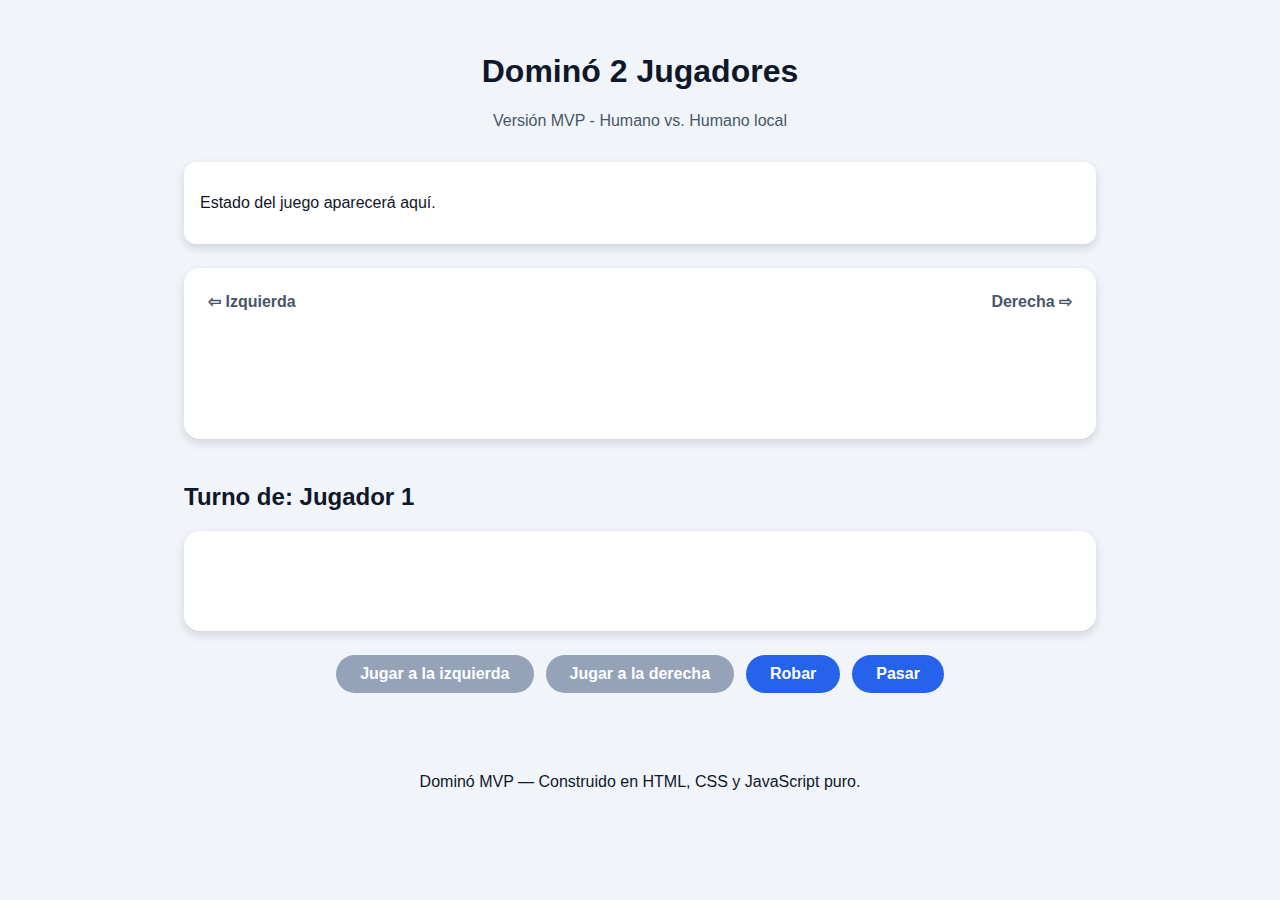
<file: index.html>
<!DOCTYPE html>
<html lang="es">
<head>
  <meta charset="UTF-8" />
  <meta name="viewport" content="width=device-width, initial-scale=1.0" />
  <title>Dominó 2 Jugadores - MVP</title>
  <link rel="stylesheet" href="styles.css" />
</head>
<body>
  <header>
    <h1>Dominó 2 Jugadores</h1>
    <p class="subtitle">Versión MVP - Humano vs. Humano local</p>
  </header>

  <main>
    <section id="statusBar" aria-live="polite">
      <p>Estado del juego aparecerá aquí.</p>
    </section>

    <section id="board" aria-label="Tablero de juego">
      <div class="board-ends" aria-hidden="true">
        <span>⇦ Izquierda</span>
        <span>Derecha ⇨</span>
      </div>
      <div id="boardTiles" class="board-tiles" role="list" aria-label="Fichas en el tablero"></div>
    </section>

    <section id="playerArea" aria-label="Mano del jugador actual">
      <h2 id="currentPlayerLabel">Turno de: Jugador 1</h2>
      <div id="playerHand" class="hand" role="list" aria-label="Fichas en mano"></div>
    </section>

    <section id="controls" aria-label="Controles del turno">
      <button id="playLeftBtn" class="action" disabled>Jugar a la izquierda</button>
      <button id="playRightBtn" class="action" disabled>Jugar a la derecha</button>
      <button id="drawBtn" class="action">Robar</button>
      <button id="passBtn" class="action">Pasar</button>
    </section>
  </main>

  <section id="modal" class="modal" role="dialog" aria-modal="true" aria-hidden="true">
    <div class="modal-content">
      <h2 id="modalTitle">Fin de la ronda</h2>
      <p id="modalMessage">Mensaje del resultado.</p>
      <button id="restartBtn" class="action">Reiniciar</button>
    </div>
  </section>

  <footer>
    <p>Dominó MVP — Construido en HTML, CSS y JavaScript puro.</p>
  </footer>

  <script type="module" src="src/ui.js"></script>
</body>
</html>
</file>
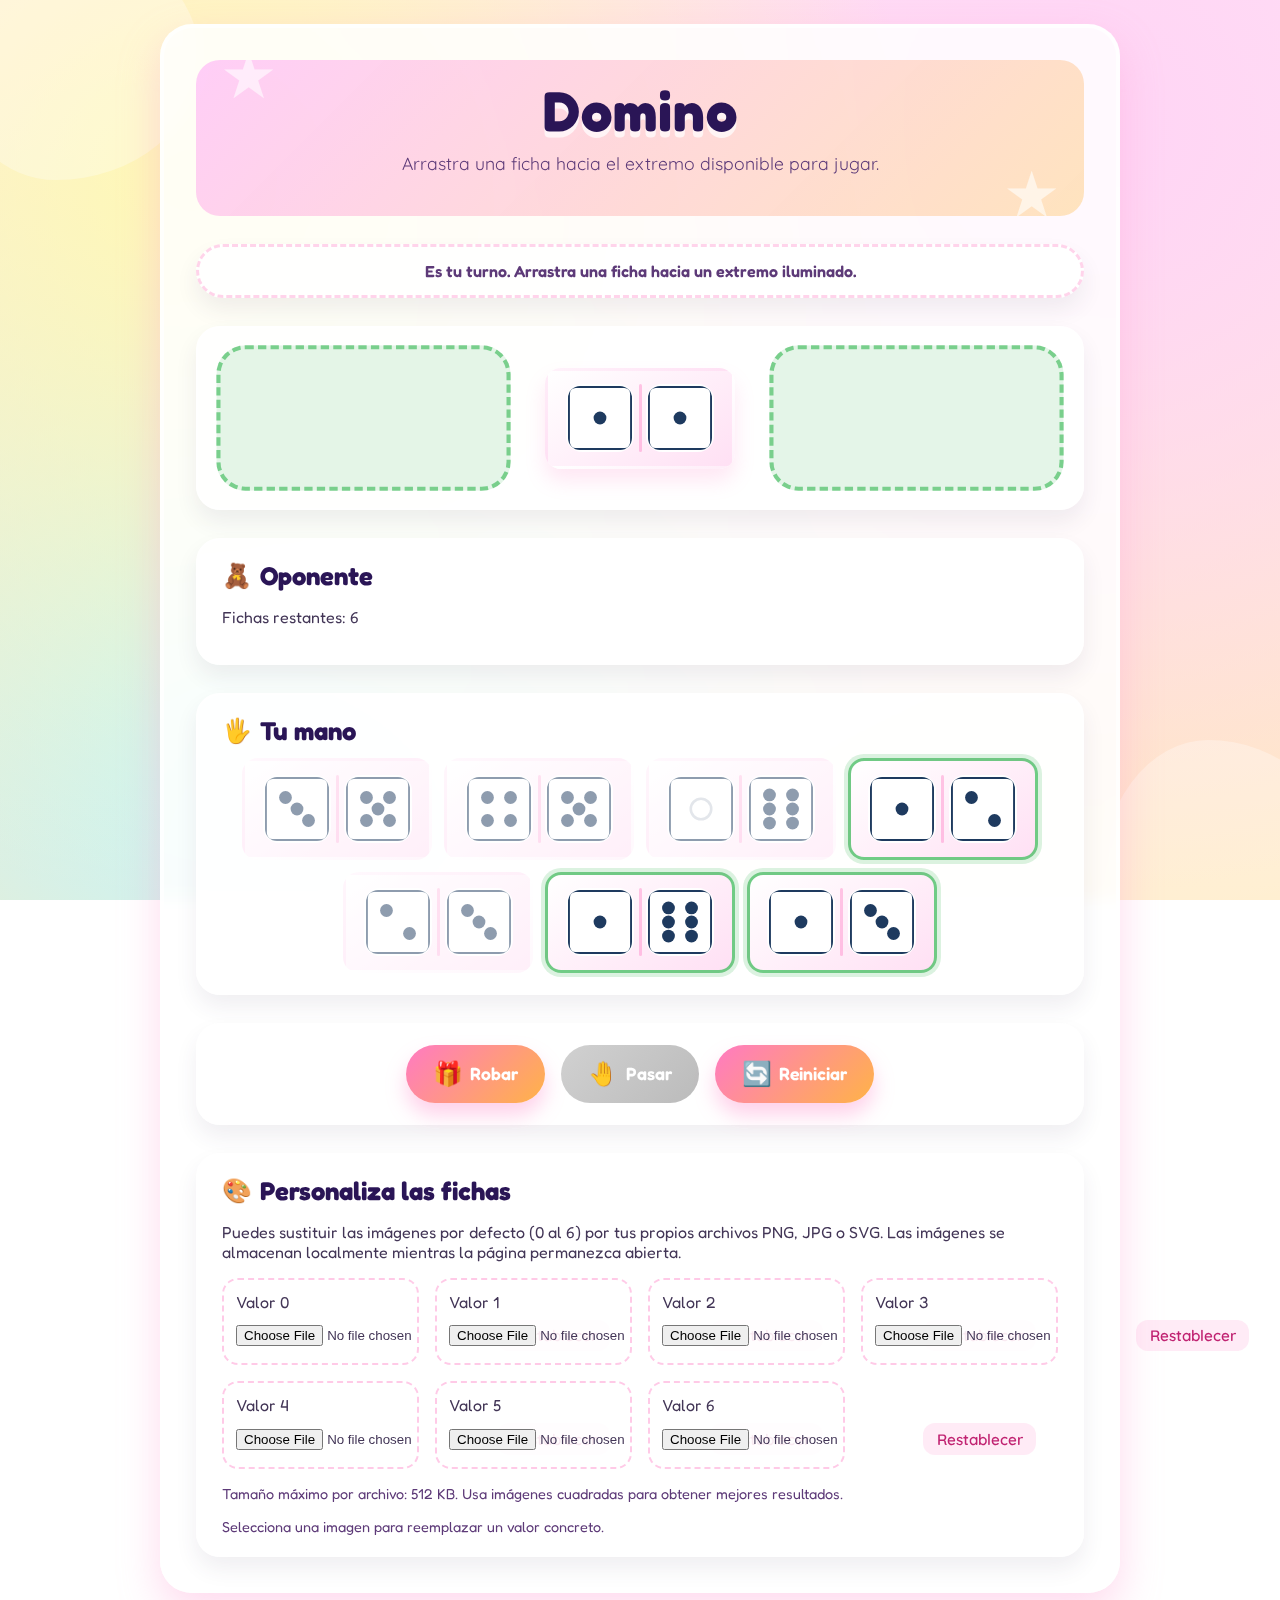
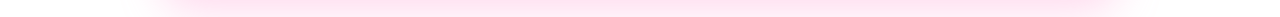
<file: web/static/index.html>
<!DOCTYPE html>
<html lang="es">
  <head>
    <meta charset="utf-8" />
    <title>Domino en la Web</title>
    <link rel="stylesheet" href="styles.css" />
  </head>
  <body>
    <main class="layout">
      <header>
        <h1>Domino</h1>
        <p class="subtitle">Arrastra una ficha hacia el extremo disponible para jugar.</p>
      </header>

      <section id="status" class="status"></section>

      <section class="board" aria-label="Tablero">
        <div class="drop-zone" data-end="L" aria-label="Extremo izquierdo"></div>
        <div id="board" class="board-tiles"></div>
        <div class="drop-zone" data-end="R" aria-label="Extremo derecho"></div>
      </section>

      <section class="opponent" aria-label="Oponente">
        <h2>Oponente</h2>
        <p>Fichas restantes: <span id="opponent-count">0</span></p>
      </section>

      <section class="hand" aria-label="Tu mano">
        <h2>Tu mano</h2>
        <div id="hand" class="hand-tiles"></div>
      </section>

      <section class="controls" aria-label="Controles de turno">
        <button id="draw-btn" type="button">
          <span aria-hidden="true">🎁</span>
          <span>Robar</span>
        </button>
        <button id="pass-btn" type="button">
          <span aria-hidden="true">🤚</span>
          <span>Pasar</span>
        </button>
        <button id="reset-btn" type="button">
          <span aria-hidden="true">🔄</span>
          <span>Reiniciar</span>
        </button>
      </section>

      <section class="customization" aria-label="Personaliza las fichas">
        <h2>Personaliza las fichas</h2>
        <p>
          Puedes sustituir las imágenes por defecto (0 al 6) por tus propios archivos PNG,
          JPG o SVG. Las imágenes se almacenan localmente mientras la página permanezca abierta.
        </p>
        <form class="tile-upload-form" aria-describedby="tile-guidelines tile-feedback">
          <div class="tile-upload-grid">
            <div class="upload-field">
              <label for="tile-upload-0" class="upload-label">Valor 0</label>
              <div class="upload-controls">
                <input
                  id="tile-upload-0"
                  type="file"
                  accept="image/png,image/jpeg,image/svg+xml"
                  data-tile-upload="0"
                />
                <button type="button" class="reset-upload" data-tile-reset="0">Restablecer</button>
              </div>
            </div>
            <div class="upload-field">
              <label for="tile-upload-1" class="upload-label">Valor 1</label>
              <div class="upload-controls">
                <input
                  id="tile-upload-1"
                  type="file"
                  accept="image/png,image/jpeg,image/svg+xml"
                  data-tile-upload="1"
                />
                <button type="button" class="reset-upload" data-tile-reset="1">Restablecer</button>
              </div>
            </div>
            <div class="upload-field">
              <label for="tile-upload-2" class="upload-label">Valor 2</label>
              <div class="upload-controls">
                <input
                  id="tile-upload-2"
                  type="file"
                  accept="image/png,image/jpeg,image/svg+xml"
                  data-tile-upload="2"
                />
                <button type="button" class="reset-upload" data-tile-reset="2">Restablecer</button>
              </div>
            </div>
            <div class="upload-field">
              <label for="tile-upload-3" class="upload-label">Valor 3</label>
              <div class="upload-controls">
                <input
                  id="tile-upload-3"
                  type="file"
                  accept="image/png,image/jpeg,image/svg+xml"
                  data-tile-upload="3"
                />
                <button type="button" class="reset-upload" data-tile-reset="3">Restablecer</button>
              </div>
            </div>
            <div class="upload-field">
              <label for="tile-upload-4" class="upload-label">Valor 4</label>
              <div class="upload-controls">
                <input
                  id="tile-upload-4"
                  type="file"
                  accept="image/png,image/jpeg,image/svg+xml"
                  data-tile-upload="4"
                />
                <button type="button" class="reset-upload" data-tile-reset="4">Restablecer</button>
              </div>
            </div>
            <div class="upload-field">
              <label for="tile-upload-5" class="upload-label">Valor 5</label>
              <div class="upload-controls">
                <input
                  id="tile-upload-5"
                  type="file"
                  accept="image/png,image/jpeg,image/svg+xml"
                  data-tile-upload="5"
                />
                <button type="button" class="reset-upload" data-tile-reset="5">Restablecer</button>
              </div>
            </div>
            <div class="upload-field">
              <label for="tile-upload-6" class="upload-label">Valor 6</label>
              <div class="upload-controls">
                <input
                  id="tile-upload-6"
                  type="file"
                  accept="image/png,image/jpeg,image/svg+xml"
                  data-tile-upload="6"
                />
                <button type="button" class="reset-upload" data-tile-reset="6">Restablecer</button>
              </div>
            </div>
          </div>
          <p id="tile-guidelines" class="helper-text">
            Tamaño máximo por archivo: 512&nbsp;KB. Usa imágenes cuadradas para obtener mejores resultados.
          </p>
          <p id="tile-feedback" class="helper-text" role="status" aria-live="polite"></p>
        </form>
      </section>

    </main>

    <script type="module" src="app.js"></script>
  </body>
</html>
</file>
<file: styles.css>
:root {
  color-scheme: light dark;
  --bg-color: #f1f5f9;
  --surface-color: #ffffff;
  --primary-color: #2563eb;
  --accent-color: #0f172a;
  --text-color: #0f172a;
  --muted-text: #475569;
  --tile-bg: #e2e8f0;
  --tile-border: #0f172a;
  --shadow: 0 4px 10px rgba(15, 23, 42, 0.15);
}

* {
  box-sizing: border-box;
}

body {
  margin: 0;
  font-family: 'Segoe UI', Tahoma, Geneva, Verdana, sans-serif;
  background: var(--bg-color);
  color: var(--text-color);
  min-height: 100vh;
  display: flex;
  flex-direction: column;
  align-items: center;
}

header,
footer {
  width: 100%;
  max-width: 960px;
  padding: 1rem 1.5rem;
  text-align: center;
}

header {
  margin-top: 1rem;
}

.subtitle {
  color: var(--muted-text);
  margin: 0.25rem 0 0;
}

main {
  width: 100%;
  max-width: 960px;
  padding: 1rem 1.5rem 3rem;
  display: grid;
  gap: 1.5rem;
}

#statusBar {
  background: var(--surface-color);
  border-radius: 0.75rem;
  padding: 1rem;
  box-shadow: var(--shadow);
  min-height: 3.5rem;
  display: flex;
  align-items: center;
}

#board {
  background: var(--surface-color);
  border-radius: 1rem;
  padding: 1.5rem;
  box-shadow: var(--shadow);
  display: flex;
  flex-direction: column;
  gap: 1rem;
}

.board-ends {
  display: flex;
  justify-content: space-between;
  font-weight: 600;
  color: var(--muted-text);
}

.board-area {
  display: flex;
  align-items: stretch;
  gap: 0.75rem;
}

.drop-zone {
  flex: 0 0 120px;
  border: 2px dashed rgba(15, 23, 42, 0.3);
  border-radius: 0.75rem;
  background: rgba(148, 163, 184, 0.15);
  color: var(--muted-text);
  font-weight: 600;
  display: flex;
  align-items: center;
  justify-content: center;
  text-transform: uppercase;
  letter-spacing: 0.05em;
  cursor: grab;
  transition: background 0.2s ease, border-color 0.2s ease, color 0.2s ease;
}

.drop-zone:focus {
  outline: 3px solid var(--primary-color);
  outline-offset: 3px;
}

.drop-zone.dragover {
  border-style: solid;
  border-color: var(--primary-color);
  background: rgba(37, 99, 235, 0.15);
  color: var(--primary-color);
}

.board-tiles {
  display: flex;
  gap: 0.5rem;
  flex-wrap: wrap;
  align-items: center;
  min-height: 88px;
}

.board-placeholder {
  margin: 0;
  color: var(--muted-text);
  font-style: italic;
}

.tile {
  width: 64px;
  height: 32px;
  border-radius: 0.5rem;
  background: var(--tile-bg);
  border: 2px solid var(--tile-border);
  display: inline-flex;
  font-weight: 700;
  font-size: 1rem;
  position: relative;
  transition: transform 0.2s ease, box-shadow 0.2s ease;
  cursor: pointer;
  box-shadow: 0 2px 6px rgba(15, 23, 42, 0.1);
  overflow: hidden;
}

.tile::after {
  content: '';
  position: absolute;
  width: 2px;
  height: 76%;
  background: var(--tile-border);
  left: 50%;
  top: 15%;
  transform: translateX(-50%);
}

.tile-face {
  width: 50%;
  display: flex;
  align-items: center;
  justify-content: center;
  text-align: center;
  background: #ffffff;
}

.tile-face span {
  display: inline-block;
  width: 100%;
}

.tile-face--image {
  padding: 0;
}

.tile-face--image img {
  width: 100%;
  height: 100%;
  object-fit: cover;
  display: block;
}

.tile.selected {
  outline: 3px solid var(--primary-color);
  outline-offset: 2px;
  transform: translateY(-4px);
}

.tile.disabled {
  cursor: not-allowed;
  opacity: 0.5;
}

.hand {
  display: flex;
  flex-wrap: wrap;
  gap: 0.75rem;
  padding: 1rem;
  background: var(--surface-color);
  border-radius: 1rem;
  box-shadow: var(--shadow);
  min-height: 100px;
}

#controls {
  display: flex;
  flex-wrap: wrap;
  gap: 0.75rem;
  justify-content: center;
}

.info-card {
  background: var(--surface-color);
  border-radius: 1rem;
  box-shadow: var(--shadow);
  padding: 1.5rem;
  display: flex;
  flex-direction: column;
  gap: 1rem;
  line-height: 1.5;
}

.info-card h2 {
  margin: 0;
  font-size: 1.35rem;
  color: var(--accent-color);
}

.info-card ol {
  margin: 0;
  padding-left: 1.1rem;
  display: grid;
  gap: 0.75rem;
}

.info-card li {
  font-weight: 500;
}

.info-card strong {
  color: var(--primary-color);
}

.info-card__tip {
  margin: 0;
  padding: 0.75rem 1rem;
  background: rgba(37, 99, 235, 0.12);
  border-radius: 0.75rem;
  font-weight: 600;
}

.tile-image-grid {
  display: grid;
  grid-template-columns: repeat(auto-fit, minmax(140px, 1fr));
  gap: 1rem;
}

.tile-image-item {
  display: flex;
  flex-direction: column;
  gap: 0.65rem;
}

.tile-image-item label {
  font-weight: 600;
}

.tile-image-preview {
  width: 100%;
  aspect-ratio: 1 / 1;
  border-radius: 0.75rem;
  border: 2px dashed rgba(15, 23, 42, 0.2);
  display: grid;
  place-items: center;
  font-weight: 700;
  font-size: 1.25rem;
  background: #ffffff;
  color: var(--muted-text);
  overflow: hidden;
}

.tile-image-preview img {
  width: 100%;
  height: 100%;
  object-fit: cover;
  display: block;
}

.tile-image-input {
  padding: 0.5rem 0.75rem;
  border-radius: 0.75rem;
  border: 1px solid rgba(15, 23, 42, 0.2);
  cursor: pointer;
}

.tile-image-hint {
  margin: 0;
  color: var(--muted-text);
  font-size: 0.95rem;
}

button.action {
  background: var(--primary-color);
  color: white;
  border: none;
  border-radius: 999px;
  padding: 0.65rem 1.5rem;
  font-size: 1rem;
  font-weight: 600;
  cursor: pointer;
  transition: transform 0.2s ease, background 0.2s ease;
}

button.action:disabled {
  background: #94a3b8;
  cursor: not-allowed;
}

button.action:focus {
  outline: 3px solid var(--accent-color);
  outline-offset: 2px;
}

button.action:hover:not(:disabled) {
  transform: translateY(-2px);
  background: #1d4ed8;
}

.modal {
  position: fixed;
  inset: 0;
  background: rgba(15, 23, 42, 0.6);
  display: grid;
  place-items: center;
  opacity: 0;
  pointer-events: none;
  transition: opacity 0.3s ease;
}

.modal[aria-hidden='false'] {
  opacity: 1;
  pointer-events: auto;
}

.modal-content {
  background: var(--surface-color);
  padding: 2rem;
  border-radius: 1rem;
  box-shadow: var(--shadow);
  max-width: 360px;
  text-align: center;
}

@media (max-width: 768px) {
  .tile {
    width: 56px;
    height: 28px;
    font-size: 0.9rem;
  }

  main {
    padding: 1rem;
  }

  #board {
    padding: 1rem;
  }

  .board-area {
    flex-direction: column;
  }

  .drop-zone {
    flex-basis: auto;
    min-height: 64px;
  }
}
</file>
<file: web/static/styles.css>
@import url('https://fonts.googleapis.com/css2?family=Fredoka:wght@400;500;600;700&family=Quicksand:wght@400;500;600&display=swap');

:root {
  color-scheme: light;
  font-family: 'Fredoka', 'Quicksand', 'Segoe UI', Tahoma, Geneva, Verdana, sans-serif;
  --bg-gradient: radial-gradient(circle at 15% 20%, #fff8b5, transparent 55%),
    radial-gradient(circle at 85% 15%, #ffd4f6, transparent 60%),
    radial-gradient(circle at 20% 80%, #c0f5ff, transparent 55%),
    linear-gradient(180deg, #ffe6f1 0%, #ffe9bd 100%);
  --card-bg: rgba(255, 255, 255, 0.85);
  --shadow: 0 18px 40px rgba(255, 149, 206, 0.35);
  --outline: rgba(255, 149, 206, 0.4);
  --accent: #ff7ac3;
  --accent-dark: #f45ca9;
  --secondary: #ffb347;
  --success: #4cbf66;
  --warning: #f9a61a;
  --error: #ff5c7a;
}

* {
  box-sizing: border-box;
}

body {
  margin: 0;
  min-height: 100vh;
  background: var(--bg-gradient);
  background-attachment: fixed;
  color: #433657;
  position: relative;
  padding: 1.5rem;
}

body::before,
body::after {
  content: '';
  position: fixed;
  width: 240px;
  height: 240px;
  background: rgba(255, 255, 255, 0.3);
  border-radius: 45% 55% 60% 40% / 60% 50% 50% 40%;
  filter: blur(0px);
  z-index: -2;
}

body::before {
  top: -60px;
  left: -40px;
}

body::after {
  bottom: -80px;
  right: -60px;
}

.layout {
  max-width: 960px;
  margin: 0 auto;
  padding: 2rem;
  display: grid;
  gap: 1.75rem;
  position: relative;
  border-radius: 2rem;
  background: var(--card-bg);
  box-shadow: var(--shadow);
  border: 4px solid rgba(255, 255, 255, 0.7);
  backdrop-filter: blur(8px);
}

header {
  text-align: center;
  padding: 1rem 1rem 1.5rem;
  background: linear-gradient(135deg, rgba(255, 173, 248, 0.6), rgba(255, 218, 163, 0.7));
  border-radius: 1.5rem;
  position: relative;
  overflow: hidden;
}

header::before,
header::after {
  content: '★';
  position: absolute;
  font-size: 4rem;
  color: rgba(255, 255, 255, 0.6);
  animation: twinkle 5s infinite ease-in-out;
}

header::before {
  top: -1.5rem;
  left: 1.5rem;
  animation-delay: 0.6s;
}

header::after {
  bottom: -1rem;
  right: 1.5rem;
  animation-delay: 1.2s;
}

h1 {
  margin: 0;
  font-size: clamp(2.5rem, 5vw, 3.5rem);
  letter-spacing: 1px;
  color: #2a1556;
  text-shadow: 0 6px 0 rgba(255, 255, 255, 0.7);
}

.subtitle {
  margin-top: 0.5rem;
  color: #5d3a78;
  font-family: 'Quicksand', sans-serif;
  font-size: 1.1rem;
}

.status {
  min-height: 2.5rem;
  padding: 0.9rem 1.5rem;
  border-radius: 999px;
  background: rgba(255, 255, 255, 0.85);
  display: flex;
  align-items: center;
  justify-content: center;
  text-align: center;
  font-weight: 600;
  border: 3px dashed var(--outline);
  color: #5d3a78;
}

.status[data-variant='success'] {
  background: rgba(76, 191, 102, 0.2);
  border-color: rgba(76, 191, 102, 0.5);
  color: #1f6e39;
}

.status[data-variant='error'] {
  background: rgba(255, 92, 122, 0.2);
  border-color: rgba(255, 92, 122, 0.5);
  color: #b8122f;
}

.status[data-variant='warning'] {
  background: rgba(249, 166, 26, 0.25);
  border-color: rgba(249, 166, 26, 0.5);
  color: #8a5300;
}

section {
  background: rgba(255, 255, 255, 0.85);
  border-radius: 1.5rem;
  padding: 1.25rem 1.5rem;
  box-shadow: 0 12px 22px rgba(67, 54, 87, 0.08);
  border: 2px solid rgba(255, 255, 255, 0.8);
}

section h2 {
  margin: 0 0 0.75rem;
  font-size: 1.6rem;
  color: #2a1556;
  display: flex;
  align-items: center;
  gap: 0.5rem;
}

.opponent h2::before {
  content: '🧸';
  font-size: 1.5rem;
}

.hand h2::before {
  content: '🖐️';
  font-size: 1.5rem;
}

.customization h2::before {
  content: '🎨';
  font-size: 1.5rem;
}

.board {
  display: grid;
  grid-template-columns: minmax(120px, 1fr) auto minmax(120px, 1fr);
  gap: 1.5rem;
  align-items: center;
}

.board-tiles {
  display: flex;
  flex-wrap: wrap;
  gap: 0.75rem;
  justify-content: center;
  padding: 0.75rem 1rem;
}

.drop-zone {
  border: 4px dashed rgba(255, 180, 64, 0.55);
  border-radius: 1.75rem;
  min-height: 140px;
  display: flex;
  align-items: center;
  justify-content: center;
  color: #d4881a;
  background: rgba(255, 255, 255, 0.7);
  transition: transform 0.2s ease, border-color 0.2s ease, background-color 0.2s ease;
}

.drop-zone.available {
  border-color: rgba(76, 191, 102, 0.7);
  background-color: rgba(76, 191, 102, 0.15);
  color: #23743a;
  transform: scale(1.04);
}

.drop-zone.drag-over {
  border-color: rgba(255, 122, 195, 0.8);
  background-color: rgba(255, 122, 195, 0.25);
  color: #c02271;
  transform: scale(1.08);
}

.board-tile,
.hand-tile {
  padding: 0.85rem 1.1rem;
  border-radius: 1rem;
  background: linear-gradient(145deg, #ffffff 0%, #ffe0f4 100%);
  box-shadow: 0 12px 20px rgba(255, 122, 195, 0.18);
  user-select: none;
  display: flex;
  justify-content: center;
  align-items: center;
  transition: transform 0.2s ease, box-shadow 0.2s ease;
  border: 3px solid transparent;
}

.board-tile:hover,
.hand-tile:hover {
  transform: translateY(-4px) rotate(-1deg);
  box-shadow: 0 16px 28px rgba(255, 122, 195, 0.25);
}

.hand-tile {
  cursor: grab;
}

.hand-tile:active {
  cursor: grabbing;
}

.hand-tile.disabled {
  cursor: not-allowed;
  opacity: 0.5;
  transform: none;
  box-shadow: none;
}

.hand-tile.playable {
  border-color: rgba(76, 191, 102, 0.8);
  box-shadow: 0 0 0 4px rgba(76, 191, 102, 0.2);
}

.domino-tile {
  display: flex;
  align-items: center;
  gap: 0.75rem;
}

.tile-visual {
  display: flex;
  align-items: center;
  gap: 0.3rem;
}

.tile-face {
  width: 68px;
  height: 68px;
  display: flex;
  align-items: center;
  justify-content: center;
  background: rgba(255, 255, 255, 0.8);
  border-radius: 1rem;
  border: 2px solid rgba(255, 255, 255, 0.9);
}

.tile-face img {
  max-width: 100%;
  max-height: 100%;
  object-fit: contain;
  border-radius: 0.75rem;
}

.tile-divider {
  width: 3px;
  align-self: stretch;
  background: rgba(255, 122, 195, 0.4);
  border-radius: 999px;
}

.visually-hidden {
  position: absolute;
  width: 1px;
  height: 1px;
  padding: 0;
  margin: -1px;
  overflow: hidden;
  clip: rect(0, 0, 0, 0);
  white-space: nowrap;
  border: 0;
}

.hand-tiles {
  display: flex;
  flex-wrap: wrap;
  gap: 0.75rem;
  justify-content: center;
}

.controls {
  display: flex;
  flex-wrap: wrap;
  gap: 1rem;
  justify-content: center;
  background: rgba(255, 255, 255, 0.9);
}

.controls button {
  display: inline-flex;
  align-items: center;
  gap: 0.45rem;
  padding: 0.9rem 1.7rem;
  border-radius: 999px;
  border: none;
  background: linear-gradient(135deg, var(--accent) 0%, var(--secondary) 100%);
  color: #fff;
  font-size: 1.1rem;
  font-weight: 600;
  cursor: pointer;
  transition: transform 0.2s ease, box-shadow 0.2s ease, filter 0.2s ease;
  box-shadow: 0 12px 20px rgba(255, 122, 195, 0.35);
  font-family: 'Fredoka', sans-serif;
}

.controls button span[aria-hidden='true'] {
  font-size: 1.5rem;
}

.controls button:disabled {
  background: linear-gradient(135deg, rgba(204, 204, 204, 0.9), rgba(180, 180, 180, 0.9));
  cursor: not-allowed;
  box-shadow: none;
  transform: none;
}

.controls button:not(:disabled):hover {
  transform: translateY(-4px) scale(1.02);
  filter: brightness(1.05);
}

.controls button:not(:disabled):active {
  transform: translateY(0px) scale(0.98);
}

.tile-upload-form {
  display: grid;
  gap: 1rem;
}

.tile-upload-grid {
  display: grid;
  grid-template-columns: repeat(auto-fit, minmax(180px, 1fr));
  gap: 1rem;
}

.upload-field {
  display: grid;
  gap: 0.5rem;
  padding: 0.75rem;
  border-radius: 1rem;
  background: rgba(255, 255, 255, 0.9);
  border: 2px dashed rgba(255, 122, 195, 0.4);
}

.upload-controls {
  display: flex;
  gap: 0.5rem;
  align-items: center;
}

.upload-controls input[type="file"] {
  flex: 1 1 auto;
}

.reset-upload {
  border: none;
  background: rgba(255, 122, 195, 0.15);
  border-radius: 0.75rem;
  padding: 0.4rem 0.85rem;
  cursor: pointer;
  font-size: 0.95rem;
  font-weight: 600;
  color: #c02271;
  font-family: 'Quicksand', sans-serif;
  transition: transform 0.2s ease, background 0.2s ease;
}

.reset-upload:hover,
.reset-upload:focus-visible {
  background: rgba(255, 122, 195, 0.3);
  transform: translateY(-2px);
  outline: none;
}

.helper-text {
  font-size: 0.9rem;
  color: #5d3a78;
  margin: 0;
}

#tile-feedback[data-variant="success"] {
  color: #1f6e39;
}

#tile-feedback[data-variant="error"] {
  color: #b8122f;
}

#tile-feedback[data-variant="warning"] {
  color: #8a5300;
}

@media (max-width: 640px) {
  .board {
    grid-template-columns: 1fr;
  }

  .drop-zone {
    min-height: 120px;
  }

  .layout {
    padding: 1.5rem;
  }

  section {
    padding: 1rem 1.2rem;
  }

  .controls button {
    flex: 1 1 120px;
  }
}

@keyframes twinkle {
  0%,
  100% {
    transform: scale(1) rotate(0deg);
    opacity: 0.5;
  }

  50% {
    transform: scale(1.1) rotate(5deg);
    opacity: 1;
  }
}
</file>
